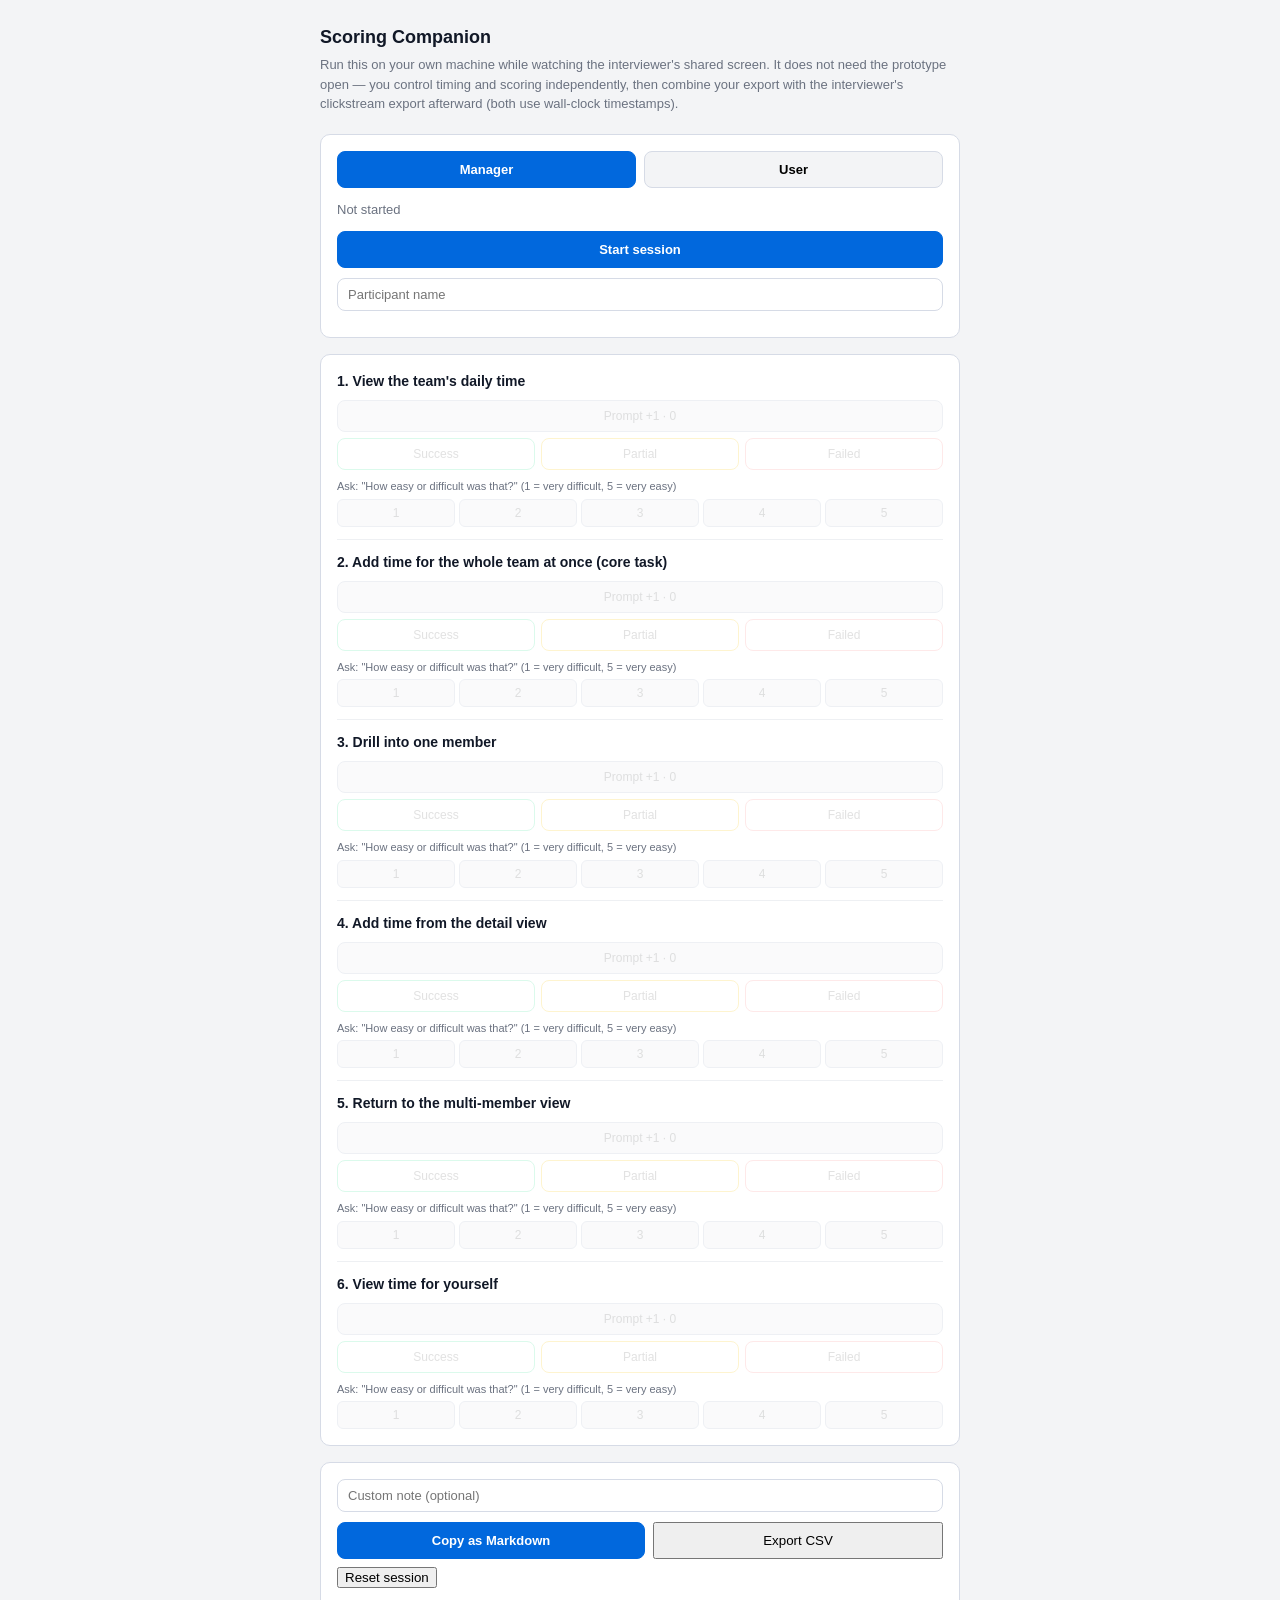
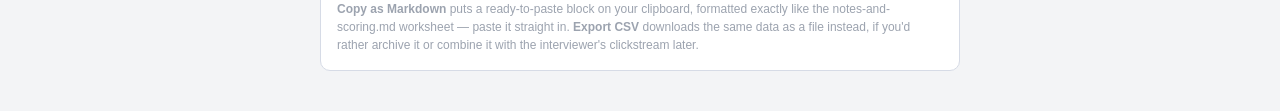
<file: scoring-companion.html>
<!DOCTYPE html>
<html lang="en">
<head>
<meta charset="UTF-8">
<title>Scoring Companion — Time Logged User Testing</title>
<style>
  * { box-sizing: border-box; }
  body {
    font: 14px/1.5 Roboto, -apple-system, sans-serif;
    background: #F3F4F6;
    color: #111827;
    margin: 0;
    padding: 24px;
  }
  .wrap { max-width: 640px; margin: 0 auto; }
  h1 { font-size: 18px; margin: 0 0 4px; }
  .sub { color: #6B7280; font-size: 13px; margin-bottom: 20px; }
  .card {
    background: #fff;
    border: 1px solid #D6DBE6;
    border-radius: 10px;
    padding: 16px;
    margin-bottom: 16px;
  }
  .track-tabs { display: flex; gap: 8px; margin-bottom: 12px; }
  .track-tabs button {
    flex: 1; padding: 10px; border-radius: 8px; border: 1px solid #D6DBE6;
    background: #F3F4F6; font-size: 13px; font-weight: 600; cursor: pointer;
  }
  .track-tabs button.active { background: #0168DD; color: #fff; border-color: #0168DD; }
  .row { display: flex; gap: 8px; margin-bottom: 10px; align-items: center; }
  input[type=text] {
    flex: 1; padding: 8px 10px; border: 1px solid #D6DBE6; border-radius: 8px; font-size: 13px;
  }
  button.primary {
    padding: 10px 16px; border-radius: 8px; border: 1px solid #0168DD;
    background: #0168DD; color: #fff; font-weight: 600; font-size: 13px; cursor: pointer;
  }
  button.primary:hover { background: #015bc0; }
  button.danger { background: #dc2626; border-color: #dc2626; }
  button.danger:hover { background: #b91c1c; }
  #stats { color: #6B7280; font-size: 13px; margin-bottom: 12px; }
  .task { border-top: 1px solid #eef0f3; padding-top: 12px; margin-top: 12px; }
  .task:first-child { border-top: none; padding-top: 0; margin-top: 0; }
  .task-label { font-weight: 600; font-size: 14px; margin-bottom: 8px; }
  .task-row { display: flex; gap: 6px; margin-bottom: 6px; }
  .task-row button {
    flex: 1; padding: 8px 4px; border-radius: 8px; border: 1px solid #D6DBE6;
    background: #F3F4F6; font-size: 12px; cursor: pointer;
  }
  .task-row button:hover { background: #e5e7eb; }
  .outcome-row { display: flex; gap: 6px; }
  .outcome-row button { flex: 1; padding: 8px 4px; border-radius: 8px; font-size: 12px; cursor: pointer; }
  .outcome-success { border: 1px solid #a7f3d0; background: #fff; }
  .outcome-success.active { background: #10b981; color: #fff; border-color: #10b981; font-weight: 600; }
  .outcome-partial { border: 1px solid #fde68a; background: #fff; }
  .outcome-partial.active { background: #f59e0b; color: #fff; border-color: #f59e0b; font-weight: 600; }
  .outcome-failed { border: 1px solid #fecaca; background: #fff; }
  .outcome-failed.active { background: #dc2626; color: #fff; border-color: #dc2626; font-weight: 600; }
  .seq-label { font-size: 11px; color: #6B7280; margin: 8px 0 4px; }
  .seq-row { display: flex; gap: 4px; }
  .seq-row button {
    flex: 1; padding: 6px 0; border-radius: 6px; border: 1px solid #D6DBE6;
    background: #F3F4F6; font-size: 12px; cursor: pointer;
  }
  .seq-row button.active { background: #0168DD; color: #fff; border-color: #0168DD; font-weight: 600; }
  button:disabled { opacity: .4; cursor: not-allowed; }
  .hint { color: #9ca3af; font-size: 12px; margin-top: 12px; line-height: 1.5; }
  .export-row { display: flex; gap: 8px; }
  .export-row button { flex: 1; }
</style>
</head>
<body>
<div class="wrap">
  <h1>Scoring Companion</h1>
  <div class="sub">Run this on your own machine while watching the interviewer's shared screen. It does not need the prototype open — you control timing and scoring independently, then combine your export with the interviewer's clickstream export afterward (both use wall-clock timestamps).</div>

  <div class="card">
    <div class="track-tabs">
      <button id="tab-manager" class="active">Manager</button>
      <button id="tab-user">User</button>
    </div>
    <div id="stats">Not started</div>
    <button id="startstop" class="primary" style="width:100%;">Start session</button>
    <div class="row" style="margin-top:10px;">
      <input type="text" id="pid" placeholder="Participant name">
    </div>
  </div>

  <div class="card" id="tasks"></div>

  <div class="card">
    <div class="row">
      <input type="text" id="custom-note" placeholder="Custom note (optional)">
    </div>
    <div class="export-row">
      <button id="copy-md" class="primary">Copy as Markdown</button>
      <button id="export">Export CSV</button>
    </div>
    <button id="reset" style="margin-top:8px;">Reset session</button>
    <div class="hint"><b>Copy as Markdown</b> puts a ready-to-paste block on your clipboard, formatted exactly like the notes-and-scoring.md worksheet — paste it straight in. <b>Export CSV</b> downloads the same data as a file instead, if you'd rather archive it or combine it with the interviewer's clickstream later.</div>
  </div>
</div>

<script>
(function() {
  'use strict';

  var TASKS = {
    manager: [
      "View the team's daily time",
      'Add time for the whole team at once (core task)',
      'Drill into one member',
      'Add time from the detail view',
      'Return to the multi-member view',
      'View time for yourself',
    ],
    user: [
      'Add time for yourself',
      'View your time weekly',
    ],
  };
  var SCORE = { Success: 1, Partial: 0.5, Failed: 0 };

  var track = 'manager';
  var sessionState = 'idle'; /* idle | running | stopped */
  var sessionStart = null;
  var frozenElapsedMs = 0;
  var notes = [];
  var taskState = [];

  function elapsedMs() {
    return sessionState === 'running' ? (Date.now() - sessionStart) : frozenElapsedMs;
  }

  function resetTaskState() {
    taskState = TASKS[track].map(function() { return { prompts: 0, outcome: null, seq: null }; });
  }
  resetTaskState();

  var tabManager = document.getElementById('tab-manager');
  var tabUser = document.getElementById('tab-user');
  var tasksEl = document.getElementById('tasks');
  var statsEl = document.getElementById('stats');
  var startStopBtn = document.getElementById('startstop');

  function taskBlock(n, label) {
    var div = document.createElement('div');
    div.className = 'task';
    div.innerHTML = ''
      + '<div class="task-label">' + n + '. ' + label + '</div>'
      + '<div class="task-row">'
      + '<button data-role="prompt" data-n="' + n + '">Prompt +1 · 0</button>'
      + '</div>'
      + '<div class="outcome-row">'
      + '<button class="outcome-success" data-role="outcome" data-outcome="Success" data-n="' + n + '">Success</button>'
      + '<button class="outcome-partial" data-role="outcome" data-outcome="Partial" data-n="' + n + '">Partial</button>'
      + '<button class="outcome-failed" data-role="outcome" data-outcome="Failed" data-n="' + n + '">Failed</button>'
      + '</div>'
      + '<div class="seq-label">Ask: "How easy or difficult was that?" (1 = very difficult, 5 = very easy)</div>'
      + '<div class="seq-row">'
      + [1, 2, 3, 4, 5].map(function(v) {
          return '<button data-role="seq" data-val="' + v + '" data-n="' + n + '">' + v + '</button>';
        }).join('')
      + '</div>';
    return div;
  }

  function renderTasks() {
    tasksEl.innerHTML = '';
    TASKS[track].forEach(function(label, i) { tasksEl.appendChild(taskBlock(i + 1, label)); });
    wireTaskButtons();
    updateButtonsForState();
  }

  function wireTaskButtons() {
    Array.prototype.forEach.call(tasksEl.querySelectorAll('[data-role="prompt"]'), function(btn) {
      btn.addEventListener('click', function() {
        var n = parseInt(btn.dataset.n, 10);
        taskState[n - 1].prompts++;
        btn.textContent = 'Prompt +1 · ' + taskState[n - 1].prompts;
      });
    });
    Array.prototype.forEach.call(tasksEl.querySelectorAll('[data-role="outcome"]'), function(btn) {
      btn.addEventListener('click', function() {
        var n = parseInt(btn.dataset.n, 10);
        var outcome = btn.dataset.outcome;
        taskState[n - 1].outcome = outcome;
        Array.prototype.forEach.call(tasksEl.querySelectorAll('[data-role="outcome"][data-n="' + n + '"]'), function(b) {
          b.classList.toggle('active', b.dataset.outcome === outcome);
        });
      });
    });
    Array.prototype.forEach.call(tasksEl.querySelectorAll('[data-role="seq"]'), function(btn) {
      btn.addEventListener('click', function() {
        var n = parseInt(btn.dataset.n, 10);
        var val = parseInt(btn.dataset.val, 10);
        taskState[n - 1].seq = val;
        Array.prototype.forEach.call(tasksEl.querySelectorAll('[data-role="seq"][data-n="' + n + '"]'), function(b) {
          b.classList.toggle('active', parseInt(b.dataset.val, 10) === val);
        });
      });
    });
  }

  function updateButtonsForState() {
    var running = sessionState === 'running';
    Array.prototype.forEach.call(tasksEl.querySelectorAll('button'), function(btn) { btn.disabled = !running; });
    tabManager.disabled = running;
    tabUser.disabled = running;
  }

  function setTrack(t) {
    if (sessionState === 'running') return;
    track = t;
    tabManager.classList.toggle('active', t === 'manager');
    tabUser.classList.toggle('active', t === 'user');
    resetTaskState();
    renderTasks();
  }
  tabManager.addEventListener('click', function() { setTrack('manager'); });
  tabUser.addEventListener('click', function() { setTrack('user'); });

  function renderStats() {
    var elapsed = Math.round(elapsedMs() / 1000);
    if (sessionState === 'idle') statsEl.textContent = 'Not started';
    else if (sessionState === 'running') statsEl.textContent = elapsed + 's elapsed';
    else statsEl.textContent = 'Stopped at ' + elapsed + 's';
  }
  setInterval(renderStats, 1000);

  startStopBtn.addEventListener('click', function() {
    if (sessionState === 'running') {
      frozenElapsedMs = elapsedMs();
      sessionState = 'stopped';
      startStopBtn.textContent = 'Start session';
      startStopBtn.classList.remove('danger');
    } else {
      if (taskState.some(function(s) { return s.outcome; }) &&
        !confirm('Start a new session? This clears current scores — export first if you still need them.')) return;
      resetTaskState();
      notes = [];
      sessionStart = Date.now();
      frozenElapsedMs = 0;
      sessionState = 'running';
      startStopBtn.textContent = 'Stop session';
      startStopBtn.classList.add('danger');
      renderTasks();
    }
    updateButtonsForState();
    renderStats();
  });

  function csvEscape(v) {
    v = String(v == null ? '' : v);
    if (/[",\n]/.test(v)) v = '"' + v.replace(/"/g, '""') + '"';
    return v;
  }
  function toRows(rows) {
    return rows.map(function(r) { return r.map(csvEscape).join(','); }).join('\n');
  }

  function trackLabel() { return track === 'manager' ? 'Manager' : 'User'; }

  function buildMarkdown() {
    var pid = document.getElementById('pid').value || '______';
    var date = new Date().toISOString().slice(0, 10);
    var lines = [];
    lines.push('### Participant: ' + pid + '&nbsp;&nbsp;&nbsp; Date: ' + date);
    lines.push('');
    lines.push('| Task | Outcome (Success / Partial / Failed) | Prompt count | Score | Ease (SEQ 1–5) |');
    lines.push('|---|---|---|---|---|');
    TASKS[track].forEach(function(label, i) {
      var st = taskState[i];
      lines.push('| ' + trackLabel() + ' Task ' + (i + 1) + ' — ' + label + ' | '
        + (st.outcome || '') + ' | '
        + (st.outcome ? st.prompts : '') + ' | '
        + (st.outcome ? SCORE[st.outcome] : '') + ' | '
        + (st.seq || '') + ' |');
    });
    lines.push('');
    lines.push('**Notes:**');
    TASKS[track].forEach(function(label, i) {
      lines.push('- ' + trackLabel() + ' Task ' + (i + 1) + ':');
    });
    var note = document.getElementById('custom-note').value;
    if (note) lines[lines.length - 1] += ' ' + note;
    lines.push('');
    lines.push('**Wrap-up answers:**');
    if (track === 'manager') {
      lines.push('- Explain-to-a-teammate quote:');
      lines.push('- Clarity rating (1–5) + reason:');
    } else {
      lines.push('- Explain-to-a-coworker quote:');
      lines.push('- "Felt like usual page" rating (1–5) + reason:');
    }
    lines.push('- Naming answer — fresh (Section 2):');
    lines.push('- Naming answer — after use (Section 6):');
    return lines.join('\n');
  }

  document.getElementById('copy-md').addEventListener('click', function() {
    var btn = document.getElementById('copy-md');
    var original = btn.textContent;
    navigator.clipboard.writeText(buildMarkdown()).then(function() {
      btn.textContent = 'Copied!';
      setTimeout(function() { btn.textContent = original; }, 1500);
    }, function() {
      alert('Clipboard access was blocked by the browser. Try Export CSV instead.');
    });
  });

  document.getElementById('export').addEventListener('click', function() {
    var pid = document.getElementById('pid').value || '';
    var note = document.getElementById('custom-note').value || '';
    var blocks = [];

    blocks.push(toRows([
      ['Participant', 'Track', 'Date', 'Duration (s)', 'Note'],
      [pid, track, new Date().toISOString().slice(0, 10), Math.round(elapsedMs() / 1000), note],
    ]));

    var scoringRows = [['Task', 'Outcome', 'Prompt count', 'Score', 'Ease (SEQ 1-5)']];
    TASKS[track].forEach(function(label, i) {
      var st = taskState[i];
      scoringRows.push([
        'Task ' + (i + 1) + ' — ' + label,
        st.outcome || '',
        st.outcome ? st.prompts : '',
        st.outcome ? SCORE[st.outcome] : '',
        st.seq || '',
      ]);
    });
    blocks.push(toRows(scoringRows));

    var csv = blocks.join('\n\n');
    var pidClean = (pid || 'participant').trim().replace(/[^a-z0-9_-]+/gi, '_');
    var blob = new Blob([csv], { type: 'text/csv' });
    var a = document.createElement('a');
    a.href = URL.createObjectURL(blob);
    a.download = 'scoring-' + track + '-' + pidClean + '.csv';
    document.body.appendChild(a);
    a.click();
    a.remove();
    URL.revokeObjectURL(a.href);
  });

  document.getElementById('reset').addEventListener('click', function() {
    if (!confirm('Reset the current session? This clears all scores.')) return;
    sessionState = 'idle';
    sessionStart = null;
    frozenElapsedMs = 0;
    startStopBtn.textContent = 'Start session';
    startStopBtn.classList.remove('danger');
    resetTaskState();
    renderTasks();
    updateButtonsForState();
    renderStats();
  });

  renderTasks();
  renderStats();
})();
</script>
</body>
</html>
</file>
